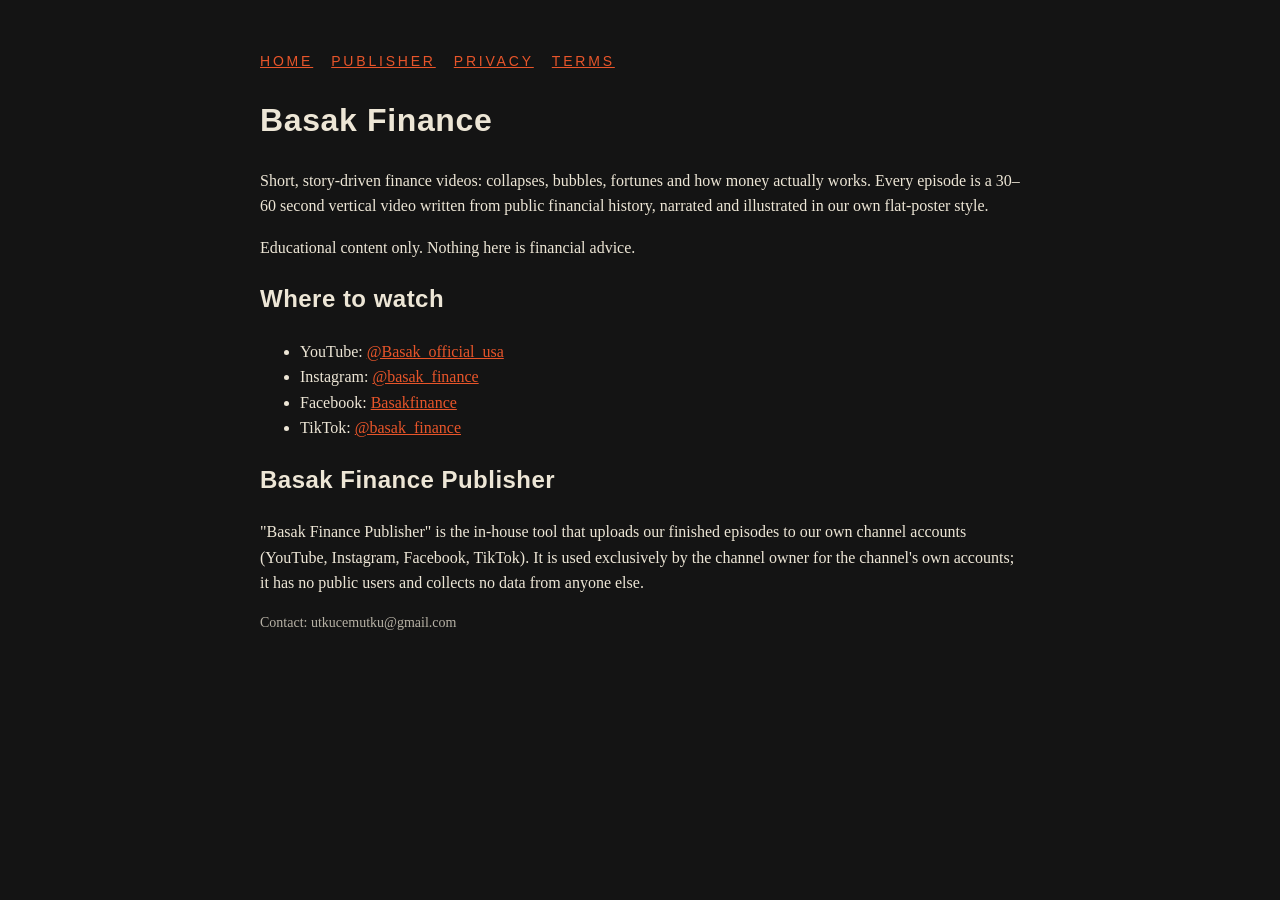
<file: index.html>
<!doctype html><html lang="en"><head><meta charset="utf-8"><meta name="viewport" content="width=device-width,initial-scale=1"><title>Basak Finance</title><link rel="stylesheet" href="style.css"></head><body><main>
<nav><a href="index.html">Home</a><a href="publisher.html">Publisher</a><a href="privacy.html">Privacy</a><a href="terms.html">Terms</a></nav>
<h1>Basak Finance</h1>
<p>Short, story-driven finance videos: collapses, bubbles, fortunes and how money actually works. Every episode is a 30–60 second vertical video written from public financial history, narrated and illustrated in our own flat-poster style.</p>
<p>Educational content only. Nothing here is financial advice.</p>
<h2>Where to watch</h2>
<ul>
<li>YouTube: <a href="https://www.youtube.com/@Basak_official_usa">@Basak_official_usa</a></li>
<li>Instagram: <a href="https://www.instagram.com/basak_finance">@basak_finance</a></li>
<li>Facebook: <a href="https://www.facebook.com/basakfinance">Basakfinance</a></li>
<li>TikTok: <a href="https://www.tiktok.com/@basak_finance">@basak_finance</a></li>
</ul>
<h2>Basak Finance Publisher</h2>
<p>"Basak Finance Publisher" is the in-house tool that uploads our finished episodes to our own channel accounts (YouTube, Instagram, Facebook, TikTok). It is used exclusively by the channel owner for the channel's own accounts; it has no public users and collects no data from anyone else.</p>
<p class="small">Contact: utkucemutku@gmail.com</p>
</main></body></html>
</file>
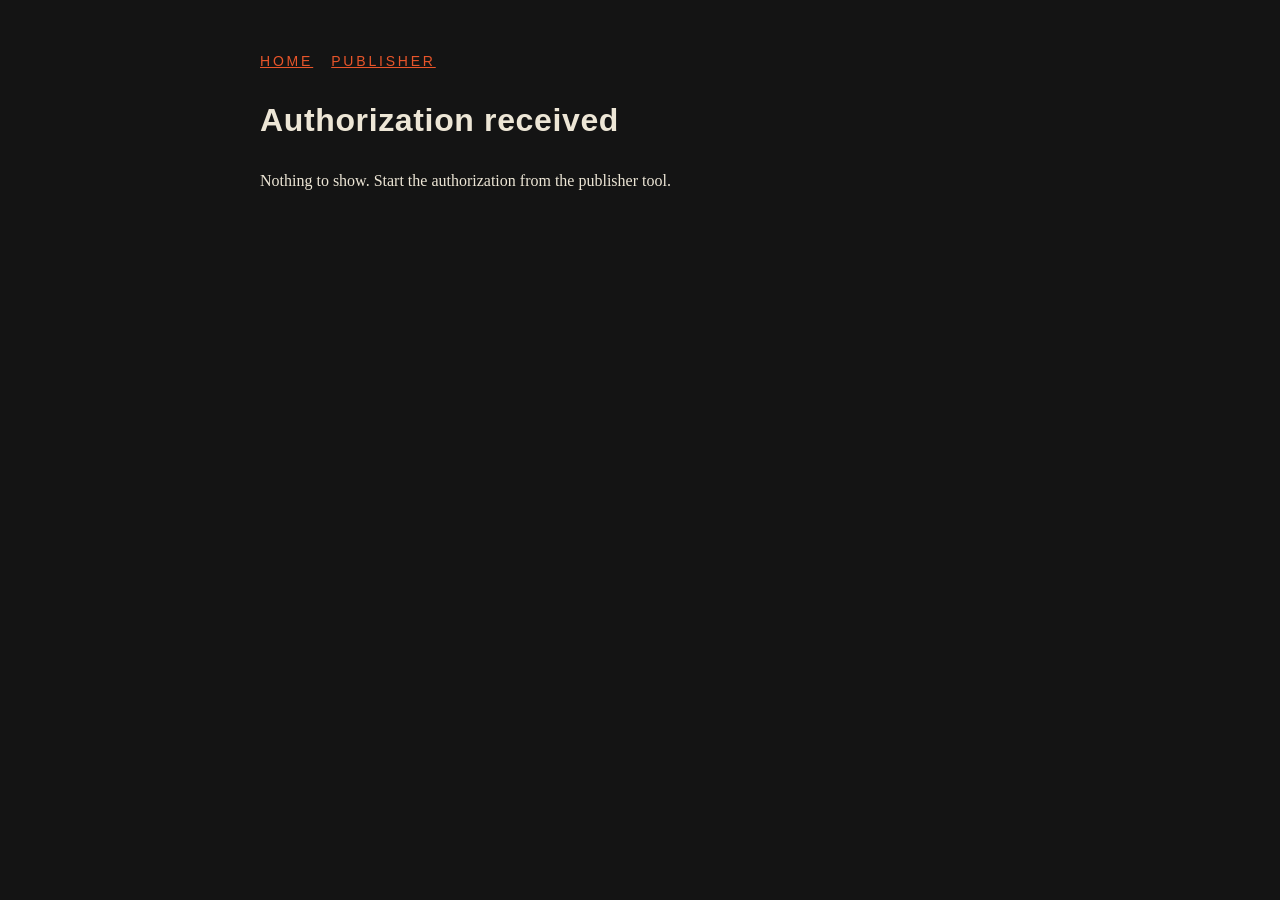
<file: callback.html>
<!doctype html><html lang="en"><head><meta charset="utf-8"><meta name="viewport" content="width=device-width,initial-scale=1"><title>Authorization — Basak Finance</title><link rel="stylesheet" href="style.css"></head><body><main>
<nav><a href="index.html">Home</a><a href="publisher.html">Publisher</a></nav>
<h1>Authorization received</h1>
<p id="msg">Reading the response…</p>
<p id="code" style="display:none">Authorization code (copy this value):<br><code id="val"></code></p><p id="next" style="display:none"><a href="publisher.html?connected=basak_finance">Back to the publisher</a></p>
<script>
var q=new URLSearchParams(location.search);var c=q.get('code');var e=q.get('error');
if(c){document.getElementById('msg').textContent='Success. Paste the code below into the .env file as TIKTOK_AUTH_CODE.';document.getElementById('val').textContent=c;document.getElementById('code').style.display='block';document.getElementById('next').style.display='block';}
else if(e){document.getElementById('msg').textContent='Authorization failed: '+e+' '+(q.get('error_description')||'');}
else{document.getElementById('msg').textContent='Nothing to show. Start the authorization from the publisher tool.';}
</script>
</main></body></html>
</file>
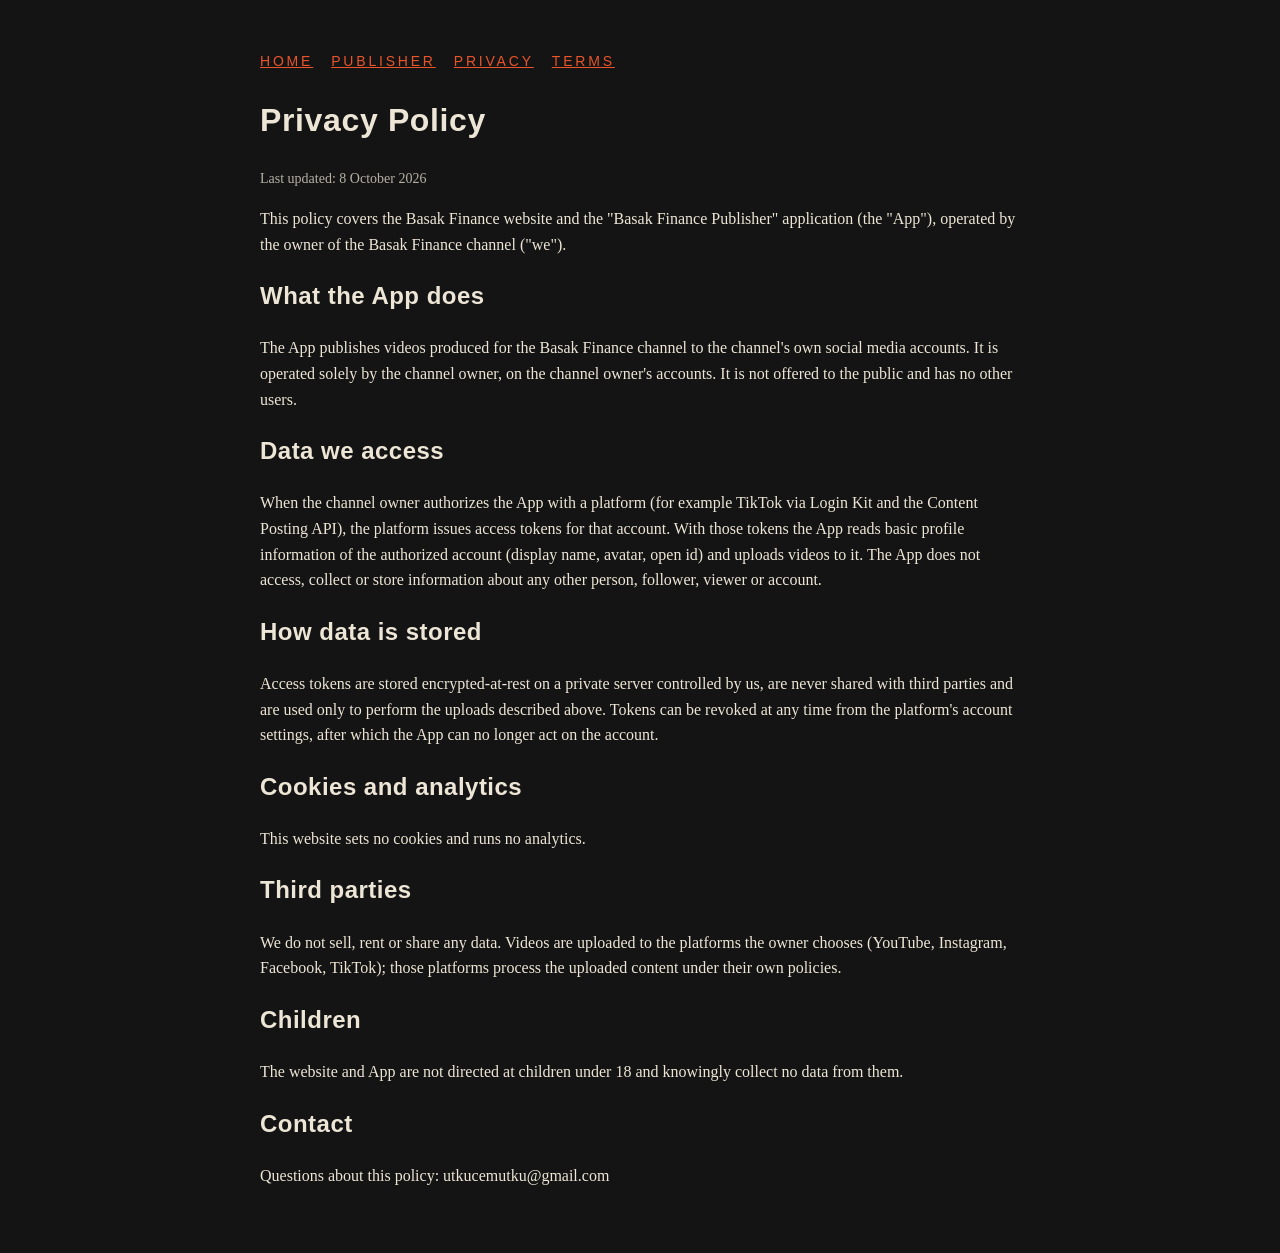
<file: privacy.html>
<!doctype html><html lang="en"><head><meta charset="utf-8"><meta name="viewport" content="width=device-width,initial-scale=1"><title>Privacy Policy — Basak Finance</title><link rel="stylesheet" href="style.css"></head><body><main>
<nav><a href="index.html">Home</a><a href="publisher.html">Publisher</a><a href="privacy.html">Privacy</a><a href="terms.html">Terms</a></nav>
<h1>Privacy Policy</h1><p class="small">Last updated: 8 October 2026</p>
<p>This policy covers the Basak Finance website and the "Basak Finance Publisher" application (the "App"), operated by the owner of the Basak Finance channel ("we").</p>
<h2>What the App does</h2>
<p>The App publishes videos produced for the Basak Finance channel to the channel's own social media accounts. It is operated solely by the channel owner, on the channel owner's accounts. It is not offered to the public and has no other users.</p>
<h2>Data we access</h2>
<p>When the channel owner authorizes the App with a platform (for example TikTok via Login Kit and the Content Posting API), the platform issues access tokens for that account. With those tokens the App reads basic profile information of the authorized account (display name, avatar, open id) and uploads videos to it. The App does not access, collect or store information about any other person, follower, viewer or account.</p>
<h2>How data is stored</h2>
<p>Access tokens are stored encrypted-at-rest on a private server controlled by us, are never shared with third parties and are used only to perform the uploads described above. Tokens can be revoked at any time from the platform's account settings, after which the App can no longer act on the account.</p>
<h2>Cookies and analytics</h2>
<p>This website sets no cookies and runs no analytics.</p>
<h2>Third parties</h2>
<p>We do not sell, rent or share any data. Videos are uploaded to the platforms the owner chooses (YouTube, Instagram, Facebook, TikTok); those platforms process the uploaded content under their own policies.</p>
<h2>Children</h2>
<p>The website and App are not directed at children under 18 and knowingly collect no data from them.</p>
<h2>Contact</h2>
<p>Questions about this policy: utkucemutku@gmail.com</p>
</main></body></html>
</file>
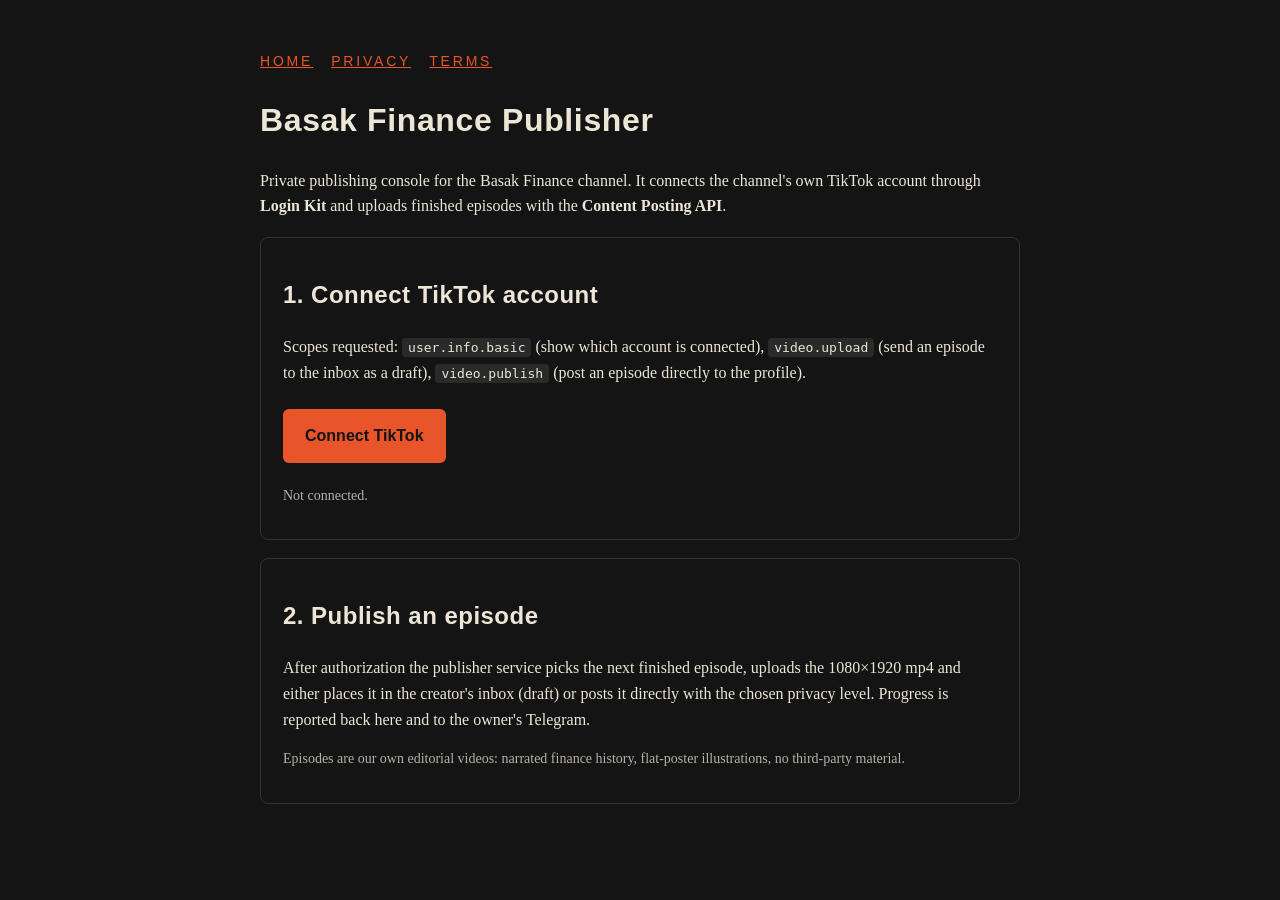
<file: publisher.html>
<!doctype html><html lang="en"><head><meta charset="utf-8"><meta name="viewport" content="width=device-width,initial-scale=1"><title>Basak Finance Publisher</title><link rel="stylesheet" href="style.css">
<style>.btn{display:inline-block;background:#E8552A;color:#141414;font-family:Arial,sans-serif;font-weight:bold;padding:14px 22px;border-radius:6px;text-decoration:none;margin:8px 0}.card{border:1px solid #333;border-radius:8px;padding:18px 22px;margin:18px 0}.ok{color:#19E39A}</style></head><body><main>
<nav><a href="index.html">Home</a><a href="privacy.html">Privacy</a><a href="terms.html">Terms</a></nav>
<h1>Basak Finance Publisher</h1>
<p>Private publishing console for the Basak Finance channel. It connects the channel's own TikTok account through <strong>Login Kit</strong> and uploads finished episodes with the <strong>Content Posting API</strong>.</p>
<div class="card"><h2>1. Connect TikTok account</h2>
<p>Scopes requested: <code>user.info.basic</code> (show which account is connected), <code>video.upload</code> (send an episode to the inbox as a draft), <code>video.publish</code> (post an episode directly to the profile).</p>
<a class="btn" id="connect" href="#">Connect TikTok</a>
<p class="small" id="status">Not connected.</p></div>
<div class="card"><h2>2. Publish an episode</h2>
<p>After authorization the publisher service picks the next finished episode, uploads the 1080×1920 mp4 and either places it in the creator's inbox (draft) or posts it directly with the chosen privacy level. Progress is reported back here and to the owner's Telegram.</p>
<p class="small">Episodes are our own editorial videos: narrated finance history, flat-poster illustrations, no third-party material.</p></div>
<script>
var KEY='sbaw50ccztmo6uxc4f', REDIRECT='https://delibas62.github.io/basak-finance-site/callback.html';
var st=Math.random().toString(16).slice(2,10);
document.getElementById('connect').href='https://www.tiktok.com/v2/auth/authorize/?client_key='+KEY+'&response_type=code&scope=user.info.basic%2Cvideo.upload%2Cvideo.publish&redirect_uri='+encodeURIComponent(REDIRECT)+'&state='+st;
var q=new URLSearchParams(location.search); if(q.get('connected')){document.getElementById('status').innerHTML='<span class="ok">Connected as @'+(q.get('connected'))+'</span>';}
</script>
</main></body></html>
</file>
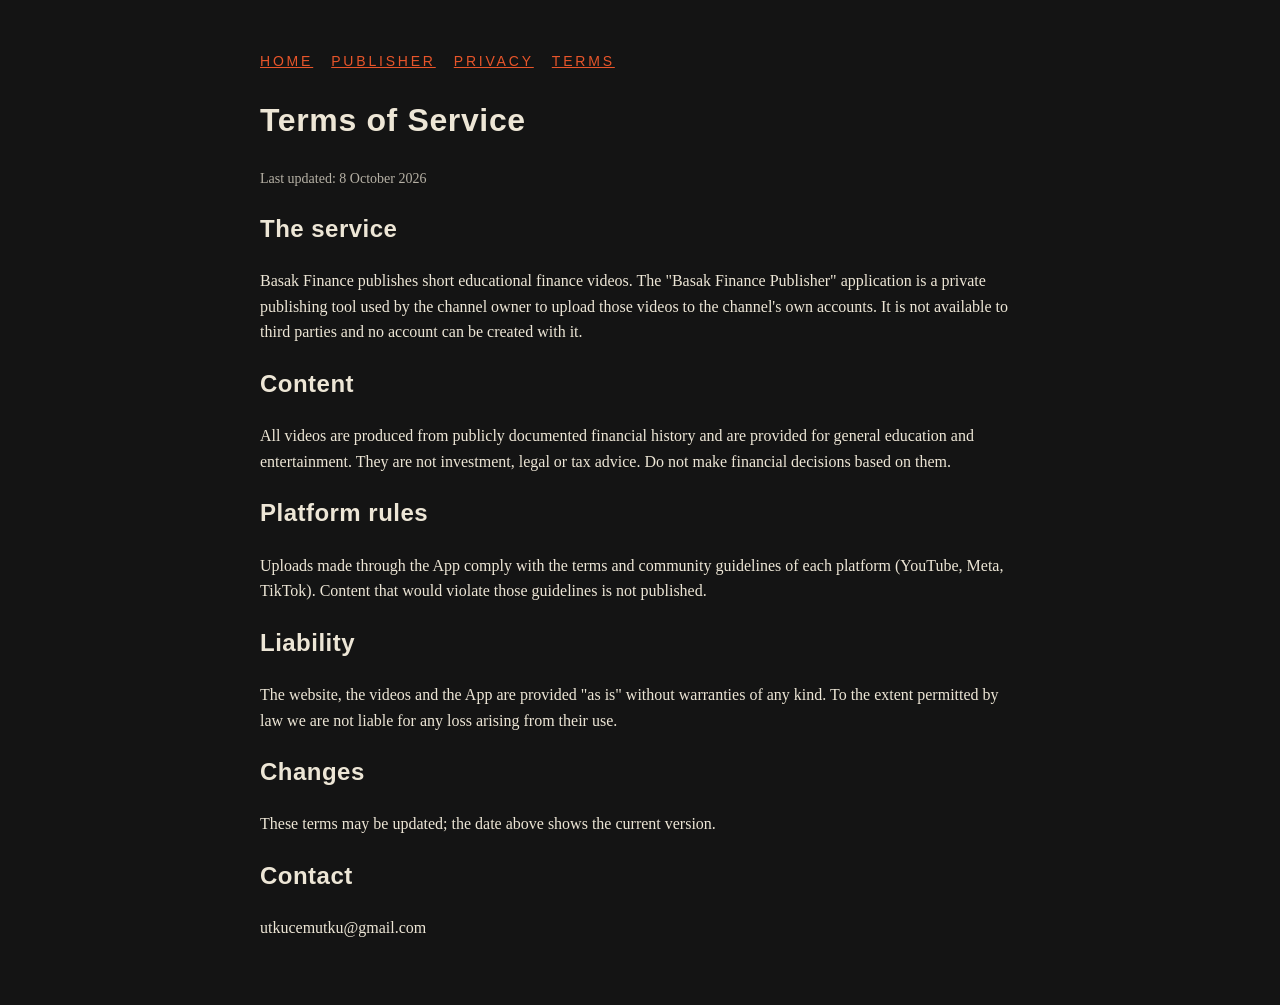
<file: terms.html>
<!doctype html><html lang="en"><head><meta charset="utf-8"><meta name="viewport" content="width=device-width,initial-scale=1"><title>Terms of Service — Basak Finance</title><link rel="stylesheet" href="style.css"></head><body><main>
<nav><a href="index.html">Home</a><a href="publisher.html">Publisher</a><a href="privacy.html">Privacy</a><a href="terms.html">Terms</a></nav>
<h1>Terms of Service</h1><p class="small">Last updated: 8 October 2026</p>
<h2>The service</h2>
<p>Basak Finance publishes short educational finance videos. The "Basak Finance Publisher" application is a private publishing tool used by the channel owner to upload those videos to the channel's own accounts. It is not available to third parties and no account can be created with it.</p>
<h2>Content</h2>
<p>All videos are produced from publicly documented financial history and are provided for general education and entertainment. They are not investment, legal or tax advice. Do not make financial decisions based on them.</p>
<h2>Platform rules</h2>
<p>Uploads made through the App comply with the terms and community guidelines of each platform (YouTube, Meta, TikTok). Content that would violate those guidelines is not published.</p>
<h2>Liability</h2>
<p>The website, the videos and the App are provided "as is" without warranties of any kind. To the extent permitted by law we are not liable for any loss arising from their use.</p>
<h2>Changes</h2>
<p>These terms may be updated; the date above shows the current version.</p>
<h2>Contact</h2>
<p>utkucemutku@gmail.com</p>
</main></body></html>
</file>
<file: style.css>
body{margin:0;font-family:Georgia,serif;background:#141414;color:#EDE6D6;line-height:1.6}
main{max-width:760px;margin:0 auto;padding:48px 24px}
h1,h2{font-family:Arial,Helvetica,sans-serif;letter-spacing:.02em}
a{color:#E8552A}nav a{margin-right:18px;font-family:Arial,sans-serif;font-size:14px;text-transform:uppercase;letter-spacing:.2em}
code{background:#2a2a2a;padding:2px 6px;border-radius:4px;word-break:break-all}
.small{font-size:14px;opacity:.75}
</file>
